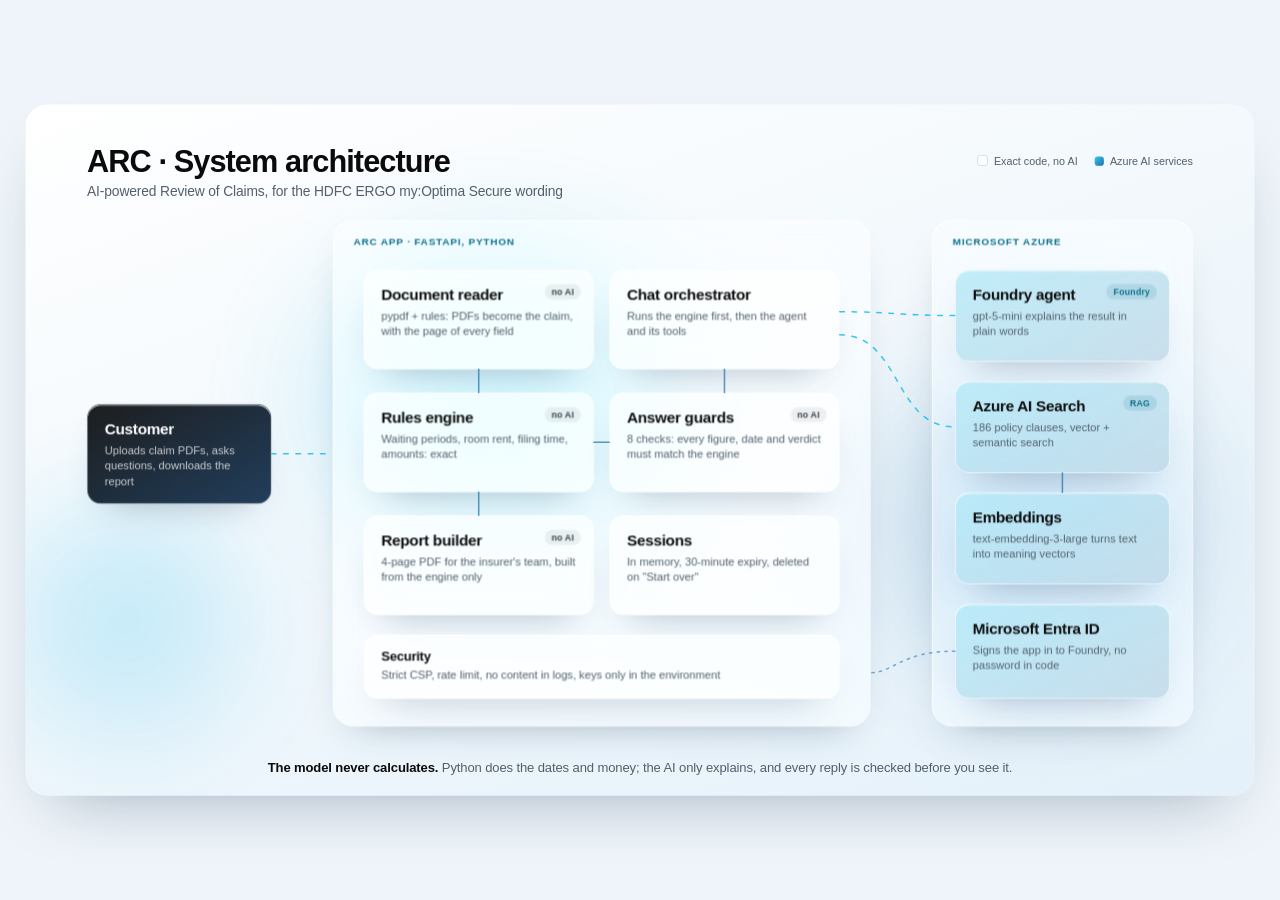
<file: docs/architecture.html>
<!doctype html>
<html lang="en">
<head>
<meta charset="utf-8">
<meta name="viewport" content="width=device-width, initial-scale=1">
<title>ARC architecture</title>
<!-- A standalone slide for recording: open it in a browser, full screen, 16:9. No external files; everything is inline. -->
<style>
  :root {
    --ink: #0B0B0C; --muted: #52606D; --blue: #1F6FA6; --blue-deep: #102E4E; --cyan: #38C6EC; --cyan-ink: #0B6F8C;
    --glass: rgba(255, 255, 255, .55); --glass-strong: rgba(255, 255, 255, .72); --rim: rgba(255, 255, 255, .85);
    --font: -apple-system, BlinkMacSystemFont, "SF Pro Display", "Inter", "Segoe UI", Helvetica, Arial, sans-serif;
  }
  * { box-sizing: border-box; }
  html, body { margin: 0; height: 100%; overflow: hidden; background: #EEF4F9; font-family: var(--font); color: var(--ink); -webkit-font-smoothing: antialiased; }
  #fit { position: fixed; inset: 0; }
  .stage {
    position: absolute; left: 50%; top: 50%; width: 1600px; height: 900px; overflow: hidden; border-radius: 28px;
    background: linear-gradient(160deg, #FFFFFF 0%, #F2F8FC 45%, #E4F1FA 100%);
    transform-origin: center; box-shadow: 0 40px 80px -40px rgba(16, 46, 78, .35);
  }
  /* the liquid light behind the glass */
  .blob { position: absolute; border-radius: 50%; filter: blur(60px); opacity: .75; animation: drift 18s ease-in-out infinite alternate; }
  .b1 { width: 620px; height: 520px; left: 300px; top: 120px; background: radial-gradient(closest-side, rgba(56, 198, 236, .55), transparent); }
  .b2 { width: 560px; height: 560px; left: 1040px; top: 260px; background: radial-gradient(closest-side, rgba(31, 111, 166, .45), transparent); animation-delay: -6s; }
  .b3 { width: 420px; height: 420px; left: -80px; top: 460px; background: radial-gradient(closest-side, rgba(13, 181, 237, .35), transparent); animation-delay: -11s; }
  @keyframes drift { from { transform: translate(0, 0) scale(1); } to { transform: translate(40px, -30px) scale(1.08); } }

  .title { position: absolute; left: 80px; top: 52px; }
  .title h1 { margin: 0; font-size: 40px; font-weight: 600; letter-spacing: -0.03em; }
  .title p { margin: 6px 0 0; font-size: 18px; color: var(--muted); letter-spacing: -0.01em; }
  .legend { position: absolute; right: 80px; top: 66px; display: flex; gap: 22px; font-size: 14px; color: var(--muted); }
  .legend span::before { content: ""; display: inline-block; width: 12px; height: 12px; border-radius: 4px; margin-right: 8px; vertical-align: -1px; }
  .legend .l-code::before { background: #FFFFFF; border: 1px solid #C9D6E2; }
  .legend .l-ai::before { background: linear-gradient(135deg, var(--cyan), var(--blue)); }

  .panel, .card {
    position: absolute; border-radius: 26px; background: var(--glass);
    -webkit-backdrop-filter: blur(24px) saturate(1.6); backdrop-filter: blur(24px) saturate(1.6);
    border: 1px solid var(--rim);
    box-shadow: inset 0 1px 0 rgba(255, 255, 255, .95), 0 1px 0 rgba(16, 46, 78, .04), 0 24px 50px -28px rgba(16, 46, 78, .35);
  }
  .panel-label { position: absolute; left: 26px; top: 20px; font-size: 13px; font-weight: 600; letter-spacing: .08em; text-transform: uppercase; color: var(--cyan-ink); }
  .card { border-radius: 18px; background: var(--glass-strong); padding: 20px 22px; }
  .card h2 { margin: 0; font-size: 20px; font-weight: 600; letter-spacing: -0.02em; }
  .card p { margin: 6px 0 0; font-size: 14.5px; line-height: 1.4; color: var(--muted); }
  .card .tag { position: absolute; right: 16px; top: 18px; font-size: 11.5px; font-weight: 600; letter-spacing: .02em; padding: 4px 9px; border-radius: 999px; background: rgba(11, 11, 12, .06); color: #33414E; }
  .card.ai { background: linear-gradient(150deg, rgba(56, 198, 236, .30), rgba(31, 111, 166, .22)), var(--glass-strong); }
  .card.ai .tag { background: rgba(11, 111, 140, .12); color: var(--cyan-ink); }
  .card.user { background: linear-gradient(150deg, rgba(11, 11, 12, .92), rgba(16, 46, 78, .92)); color: #FFFFFF; border-color: rgba(255, 255, 255, .25); }
  .card.user p { color: rgba(255, 255, 255, .75); }
  .foot { position: absolute; left: 0; right: 0; bottom: 26px; text-align: center; font-size: 17px; color: var(--muted); letter-spacing: -0.01em; }
  .foot b { color: var(--ink); font-weight: 600; }

  svg.wires { position: absolute; inset: 0; width: 1600px; height: 900px; pointer-events: none; }
  .wire { fill: none; stroke: var(--blue); stroke-width: 2; stroke-linecap: round; opacity: .7; }
  .wire.flow { stroke: var(--cyan); stroke-dasharray: 6 10; animation: flow 1.6s linear infinite; opacity: 1; }
  .wire.soft { stroke-dasharray: 3 7; opacity: .55; }
  @keyframes flow { to { stroke-dashoffset: -32; } }
  @media (prefers-reduced-motion: reduce) { .blob, .wire.flow { animation: none; } }
</style>
</head>
<body>
<div id="fit">
<div class="stage" id="stage">
  <div class="blob b1"></div><div class="blob b2"></div><div class="blob b3"></div>

  <div class="title">
    <h1>ARC &middot; System architecture</h1>
    <p>AI-powered Review of Claims, for the HDFC ERGO my:Optima Secure wording</p>
  </div>
  <div class="legend"><span class="l-code">Exact code, no AI</span><span class="l-ai">Azure AI services</span></div>

  <!-- the customer -->
  <div class="card user" style="left:80px; top:390px; width:240px; height:130px;">
    <h2>Customer</h2>
    <p>Uploads claim PDFs, asks questions, downloads the report</p>
  </div>

  <!-- the app -->
  <div class="panel" style="left:400px; top:150px; width:700px; height:660px;">
    <div class="panel-label">ARC app &middot; FastAPI, Python</div>
  </div>
  <div class="card" style="left:440px; top:215px; width:300px; height:130px;"><span class="tag">no AI</span><h2>Document reader</h2><p>pypdf + rules: PDFs become the claim, with the page of every field</p></div>
  <div class="card" style="left:760px; top:215px; width:300px; height:130px;"><h2>Chat orchestrator</h2><p>Runs the engine first, then the agent and its tools</p></div>
  <div class="card" style="left:440px; top:375px; width:300px; height:130px;"><span class="tag">no AI</span><h2>Rules engine</h2><p>Waiting periods, room rent, filing time, amounts: exact</p></div>
  <div class="card" style="left:760px; top:375px; width:300px; height:130px;"><span class="tag">no AI</span><h2>Answer guards</h2><p>8 checks: every figure, date and verdict must match the engine</p></div>
  <div class="card" style="left:440px; top:535px; width:300px; height:130px;"><span class="tag">no AI</span><h2>Report builder</h2><p>4-page PDF for the insurer's team, built from the engine only</p></div>
  <div class="card" style="left:760px; top:535px; width:300px; height:130px;"><h2>Sessions</h2><p>In memory, 30-minute expiry, deleted on "Start over"</p></div>
  <div class="card" style="left:440px; top:690px; width:620px; height:84px; padding-top:18px;"><h2 style="font-size:17px;">Security</h2><p style="margin-top:4px;">Strict CSP, rate limit, no content in logs, keys only in the environment</p></div>

  <!-- Azure -->
  <div class="panel" style="left:1180px; top:150px; width:340px; height:660px; background:rgba(255,255,255,.42);">
    <div class="panel-label">Microsoft Azure</div>
  </div>
  <div class="card ai" style="left:1210px; top:215px; width:280px; height:120px;"><span class="tag">Foundry</span><h2>Foundry agent</h2><p>gpt-5-mini explains the result in plain words</p></div>
  <div class="card ai" style="left:1210px; top:360px; width:280px; height:120px;"><span class="tag">RAG</span><h2>Azure AI Search</h2><p>186 policy clauses, vector + semantic search</p></div>
  <div class="card ai" style="left:1210px; top:505px; width:280px; height:120px;"><h2>Embeddings</h2><p>text-embedding-3-large turns text into meaning vectors</p></div>
  <div class="card ai" style="left:1210px; top:650px; width:280px; height:124px;"><h2>Microsoft Entra ID</h2><p>Signs the app in to Foundry, no password in code</p></div>

  <svg class="wires" viewBox="0 0 1600 900" aria-hidden="true">
    <path class="wire flow" d="M320 455 L400 455"/>
    <path class="wire" d="M590 345 L590 375"/>
    <path class="wire" d="M740 440 L760 440"/>
    <path class="wire" d="M910 345 L910 375"/>
    <path class="wire" d="M590 505 L590 535"/>
    <path class="wire flow" d="M1060 270 C1130 270 1140 275 1210 275"/>
    <path class="wire flow" d="M1060 300 C1140 300 1130 420 1210 420"/>
    <path class="wire" d="M1350 480 L1350 505"/>
    <path class="wire soft" d="M1210 712 C1140 712 1130 740 1100 740"/>
  </svg>

  <div class="foot"><b>The model never calculates.</b> Python does the dates and money; the AI only explains, and every reply is checked before you see it.</div>
</div>
</div>
<script>
  // fit the 1600x900 slide into any window, keeping 16:9
  (function () {
    var stage = document.getElementById("stage");
    function fit() { stage.style.transform = "translate(-50%, -50%) scale(" + Math.min(innerWidth / 1600, innerHeight / 900) * 0.96 + ")"; }
    addEventListener("resize", fit); fit();
  })();
</script>
</body>
</html>
</file>
